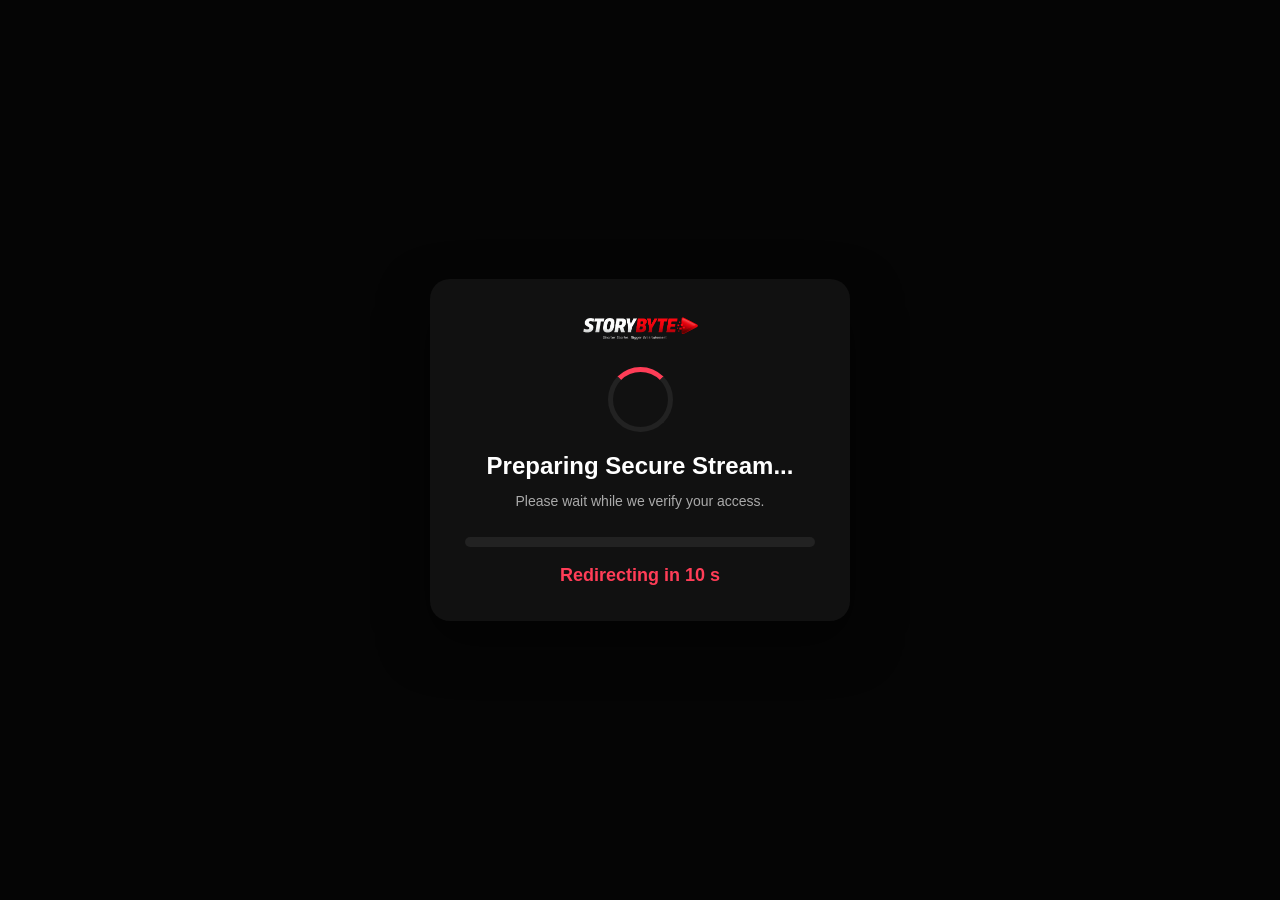
<file: ad.html>
<!DOCTYPE html>
<html lang="en">
<head>

<meta charset="UTF-8">

<meta name="viewport" content="width=device-width,initial-scale=1.0">

<title>Preparing Your Content...</title>

<style>

*{
margin:0;
padding:0;
box-sizing:border-box;
}

body{

background:#050505;

color:#fff;

font-family:Arial,sans-serif;

display:flex;

justify-content:center;

align-items:center;

height:100vh;

overflow:hidden;

}

.container{

width:90%;

max-width:420px;

background:#111;

padding:35px;

border-radius:20px;

text-align:center;

box-shadow:0 20px 50px rgba(0,0,0,.5);

}

.logo{

width:120px;

margin-bottom:20px;

}

.loader{

width:65px;

height:65px;

border:5px solid #222;

border-top:5px solid #ff3d57;

border-radius:50%;

margin:auto;

animation:spin 1s linear infinite;

}

@keyframes spin{

100%{

transform:rotate(360deg);

}

}

h2{

margin-top:20px;

font-size:24px;

}

p{

margin-top:10px;

color:#aaa;

font-size:14px;

line-height:1.6;

}

.progress{

width:100%;

height:10px;

background:#222;

border-radius:30px;

overflow:hidden;

margin-top:25px;

}

.progress-bar{

height:100%;

width:0%;

background:#ff3d57;

transition:.3s;

}

.timer{

margin-top:18px;

font-size:18px;

font-weight:bold;

color:#ff3d57;

}

</style>

</head>

<body>

<div class="container">

<img src="images/storybyte-logo.png.png" class="logo">

<div class="loader"></div>

<h2>Preparing Secure Stream...</h2>

<p>

Please wait while we verify your access.

</p>

<div class="progress">

<div class="progress-bar" id="bar"></div>

</div>

<div class="timer">

Redirecting in

<span id="count">

10

</span>

s

</div>

</div>

<script>
// Social Bar background me load hogi
window.addEventListener("load", () => {
    setTimeout(() => {
        const s = document.createElement("script");
        s.src = "https://pl30322150.effectivecpmnetwork.com/ac/1b/ae/ac1bae48f45f6c7ec1f7a9588835e87c.js";
        s.async = true;
        document.body.appendChild(s);
    }, 500);
});

const params = new URLSearchParams(window.location.search);
const next = params.get("next");
const type = params.get("type");
const back = params.get("back");

let sec = 10;

const count = document.getElementById("count");
const bar = document.getElementById("bar");

const timer = setInterval(() => {

    sec--;

    count.innerText = sec;

    bar.style.width = ((10 - sec) * 10) + "%";

    if (sec <= 0) {

        clearInterval(timer);

        if (next) {

            if (type === "download") {

                const iframe = document.createElement("iframe");
                iframe.style.display = "none";
                iframe.src = decodeURIComponent(next);
                document.body.appendChild(iframe);

                if (back) {
                    setTimeout(() => {
                        window.location.href = decodeURIComponent(back);
                    }, 2000);
                }

            } else {

                window.location.href = decodeURIComponent(next);

            }

        }

    }

}, 1000);
</script>


</body>

</html>
</file>
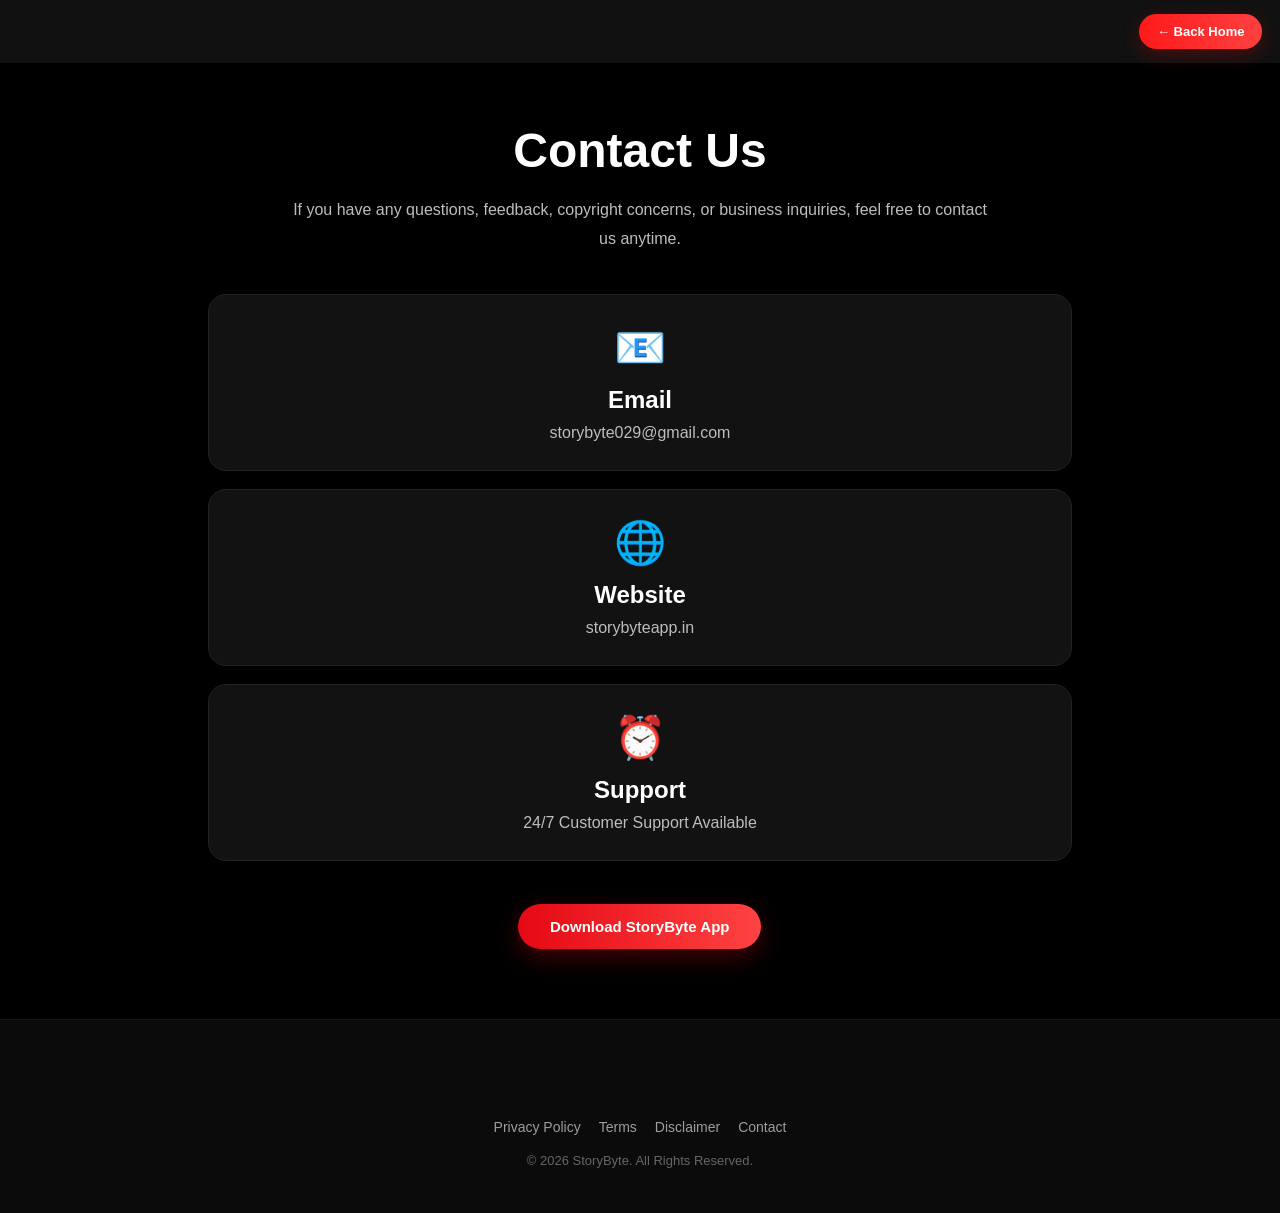
<file: contact.html>
<!DOCTYPE html>
<html lang="en">

<head>

<meta charset="UTF-8">

<meta name="viewport" content="width=device-width, initial-scale=1.0">

<title>Contact Us | StoryByte</title>

<link rel="stylesheet" href="css/style.css">

</head>

<body>

<nav>

    <div class="logo">
        <img src="images/storybyte-logo.png.png" alt="StoryByte">
    </div>

    <a href="index.html">
        <button class="app-btn">
            ← Back Home
        </button>
    </a>

</nav>

<section class="contact-page">

    <h1>Contact Us</h1>

    <p class="contact-sub">

        If you have any questions, feedback, copyright concerns, or business inquiries,
        feel free to contact us anytime.

    </p>

    <div class="contact-card">

        <div class="contact-icon">
            📧
        </div>

        <h3>Email</h3>

        <p>
            storybyte029@gmail.com
        </p>

    </div>

    <div class="contact-card">

        <div class="contact-icon">
            🌐
        </div>

        <h3>Website</h3>

        <p>
            storybyteapp.in
        </p>

    </div>

    <div class="contact-card">

        <div class="contact-icon">
            ⏰
        </div>

        <h3>Support</h3>

        <p>
            24/7 Customer Support Available
        </p>

    </div>

    <a href="download.html">
        <button class="watch-btn">

            Download StoryByte App

        </button>
    </a>

</section>

<footer class="footer">

    <img
        src="images/storybyte-logo.png.png"
        class="footer-logo"
        alt="StoryByte">

    <div class="footer-links">

        <a href="privacy.html">
            Privacy Policy
        </a>

        <a href="terms.html">
            Terms
        </a>

        <a href="disclaimer.html">
            Disclaimer
        </a>

        <a href="contact.html">
            Contact
        </a>

    </div>

    <p>

        © 2026 StoryByte. All Rights Reserved.

    </p>

</footer>

</body>

</html>
</file>
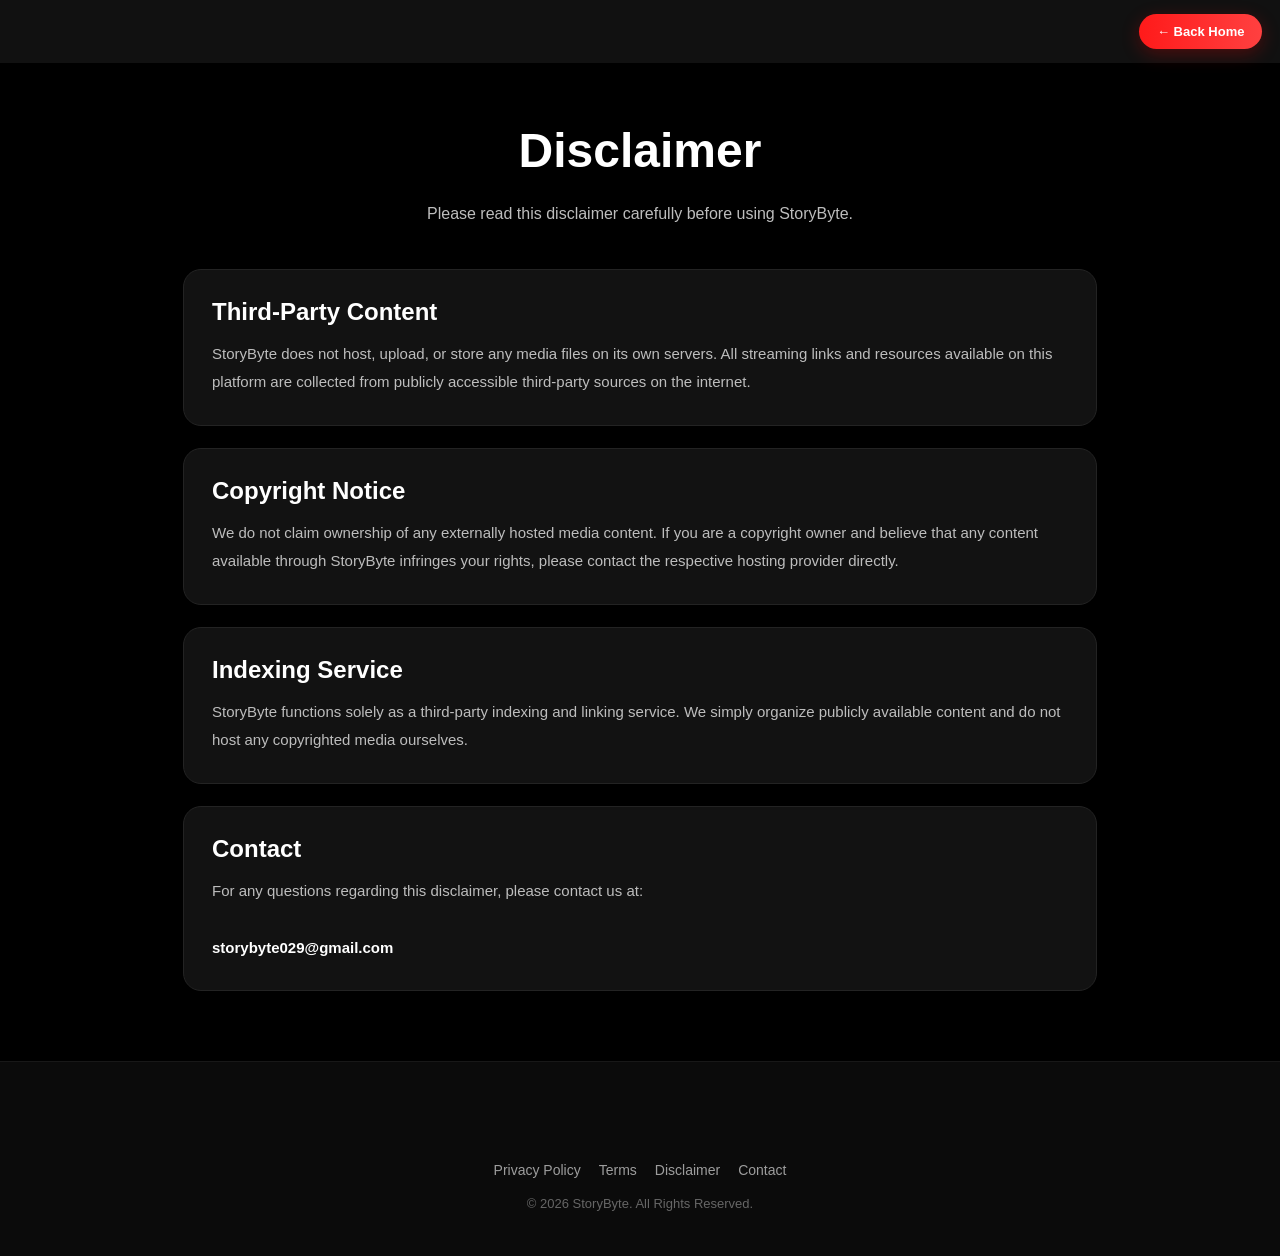
<file: disclaimer.html>
<!DOCTYPE html>
<html lang="en">

<head>

<meta charset="UTF-8">

<meta name="viewport" content="width=device-width, initial-scale=1.0">

<title>Disclaimer | StoryByte</title>

<link rel="stylesheet" href="css/style.css">

</head>

<body>

<nav>

<div class="logo">
<img src="images/storybyte-logo.png.png" alt="StoryByte">
</div>

<a href="index.html">
<button class="app-btn">
← Back Home
</button>
</a>

</nav>

<section class="policy-page">

<h1>Disclaimer</h1>

<p class="policy-intro">

Please read this disclaimer carefully before using StoryByte.

</p>

<div class="policy-card">

<h2>Third-Party Content</h2>

<p>

StoryByte does not host, upload, or store any media files on its own servers.
All streaming links and resources available on this platform are collected from
publicly accessible third-party sources on the internet.

</p>

</div>

<div class="policy-card">

<h2>Copyright Notice</h2>

<p>

We do not claim ownership of any externally hosted media content.

If you are a copyright owner and believe that any content available through
StoryByte infringes your rights, please contact the respective hosting provider
directly.

</p>

</div>

<div class="policy-card">

<h2>Indexing Service</h2>

<p>

StoryByte functions solely as a third-party indexing and linking service.
We simply organize publicly available content and do not host any copyrighted
media ourselves.

</p>

</div>

<div class="policy-card">

<h2>Contact</h2>

<p>

For any questions regarding this disclaimer, please contact us at:

<br><br>

<b>storybyte029@gmail.com</b>

</p>

</div>

</section>

<footer class="footer">

<img
src="images/storybyte-logo.png.png"
class="footer-logo"
alt="StoryByte">

<div class="footer-links">

<a href="privacy.html">Privacy Policy</a>

<a href="terms.html">Terms</a>

<a href="disclaimer.html">Disclaimer</a>

<a href="contact.html">Contact</a>

</div>

<p>

© 2026 StoryByte. All Rights Reserved.

</p>

</footer>

</body>

</html>
</file>
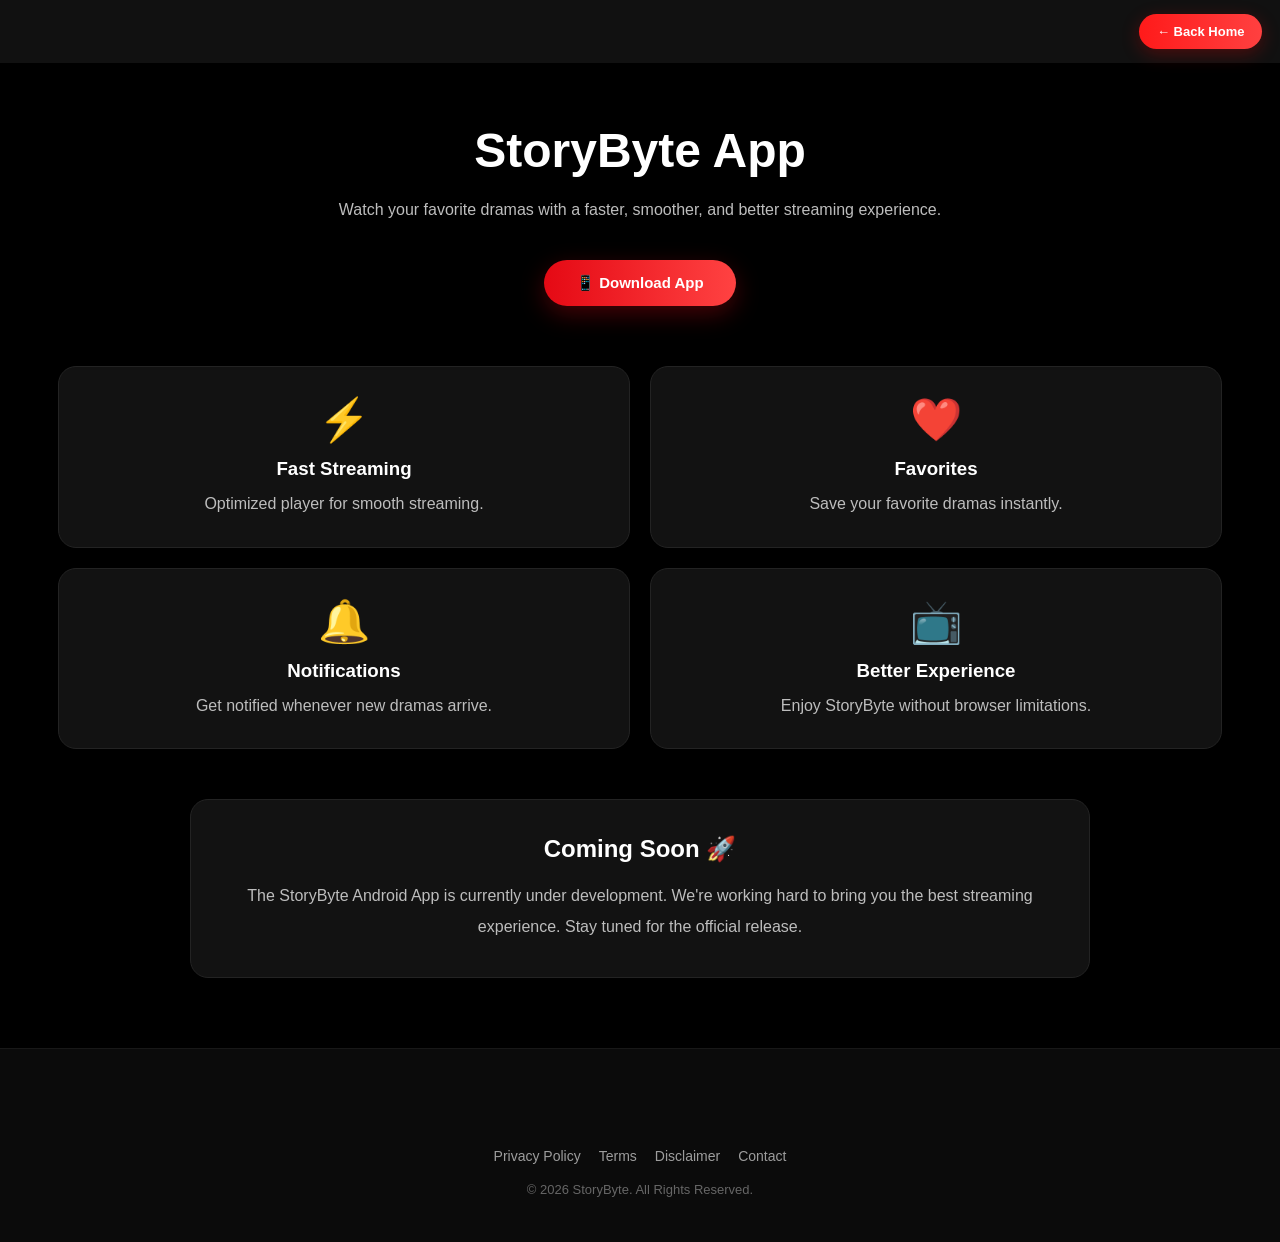
<file: download.html>
<!DOCTYPE html>
<html lang="en">

<head>

<meta charset="UTF-8">

<meta name="viewport" content="width=device-width, initial-scale=1.0">

<title>Download App | StoryByte</title>

<link rel="stylesheet" href="css/style.css">

</head>

<body>

<nav>

<div class="logo">
<img src="images/storybyte-logo.png.png" alt="StoryByte">
</div>

<a href="index.html">
<button class="app-btn">
← Back Home
</button>
</a>

</nav>

<section class="download-page">

<h1>StoryByte App</h1>

<p class="download-sub">

Watch your favorite dramas with a faster, smoother,
and better streaming experience.

</p>

<button class="watch-btn" onclick="alert('StoryByte App is Coming Soon!')">

📱 Download App

</button>

</section>

<section class="download-features">

<div class="download-card">

<div class="download-icon">⚡</div>

<h3>Fast Streaming</h3>

<p>

Optimized player for smooth streaming.

</p>

</div>

<div class="download-card">

<div class="download-icon">❤️</div>

<h3>Favorites</h3>

<p>

Save your favorite dramas instantly.

</p>

</div>

<div class="download-card">

<div class="download-icon">🔔</div>

<h3>Notifications</h3>

<p>

Get notified whenever new dramas arrive.

</p>

</div>

<div class="download-card">

<div class="download-icon">📺</div>

<h3>Better Experience</h3>

<p>

Enjoy StoryByte without browser limitations.

</p>

</div>

</section>

<section class="download-status">

<h2>Coming Soon 🚀</h2>

<p>

The StoryByte Android App is currently under development.

We're working hard to bring you the best streaming experience.

Stay tuned for the official release.

</p>

</section>

<footer class="footer">

<img
src="images/storybyte-logo.png.png"
class="footer-logo"
alt="StoryByte">

<div class="footer-links">

<a href="privacy.html">Privacy Policy</a>

<a href="terms.html">Terms</a>

<a href="disclaimer.html">Disclaimer</a>

<a href="contact.html">Contact</a>

</div>

<p>

© 2026 StoryByte. All Rights Reserved.

</p>

</footer>

</body>

</html>
</file>
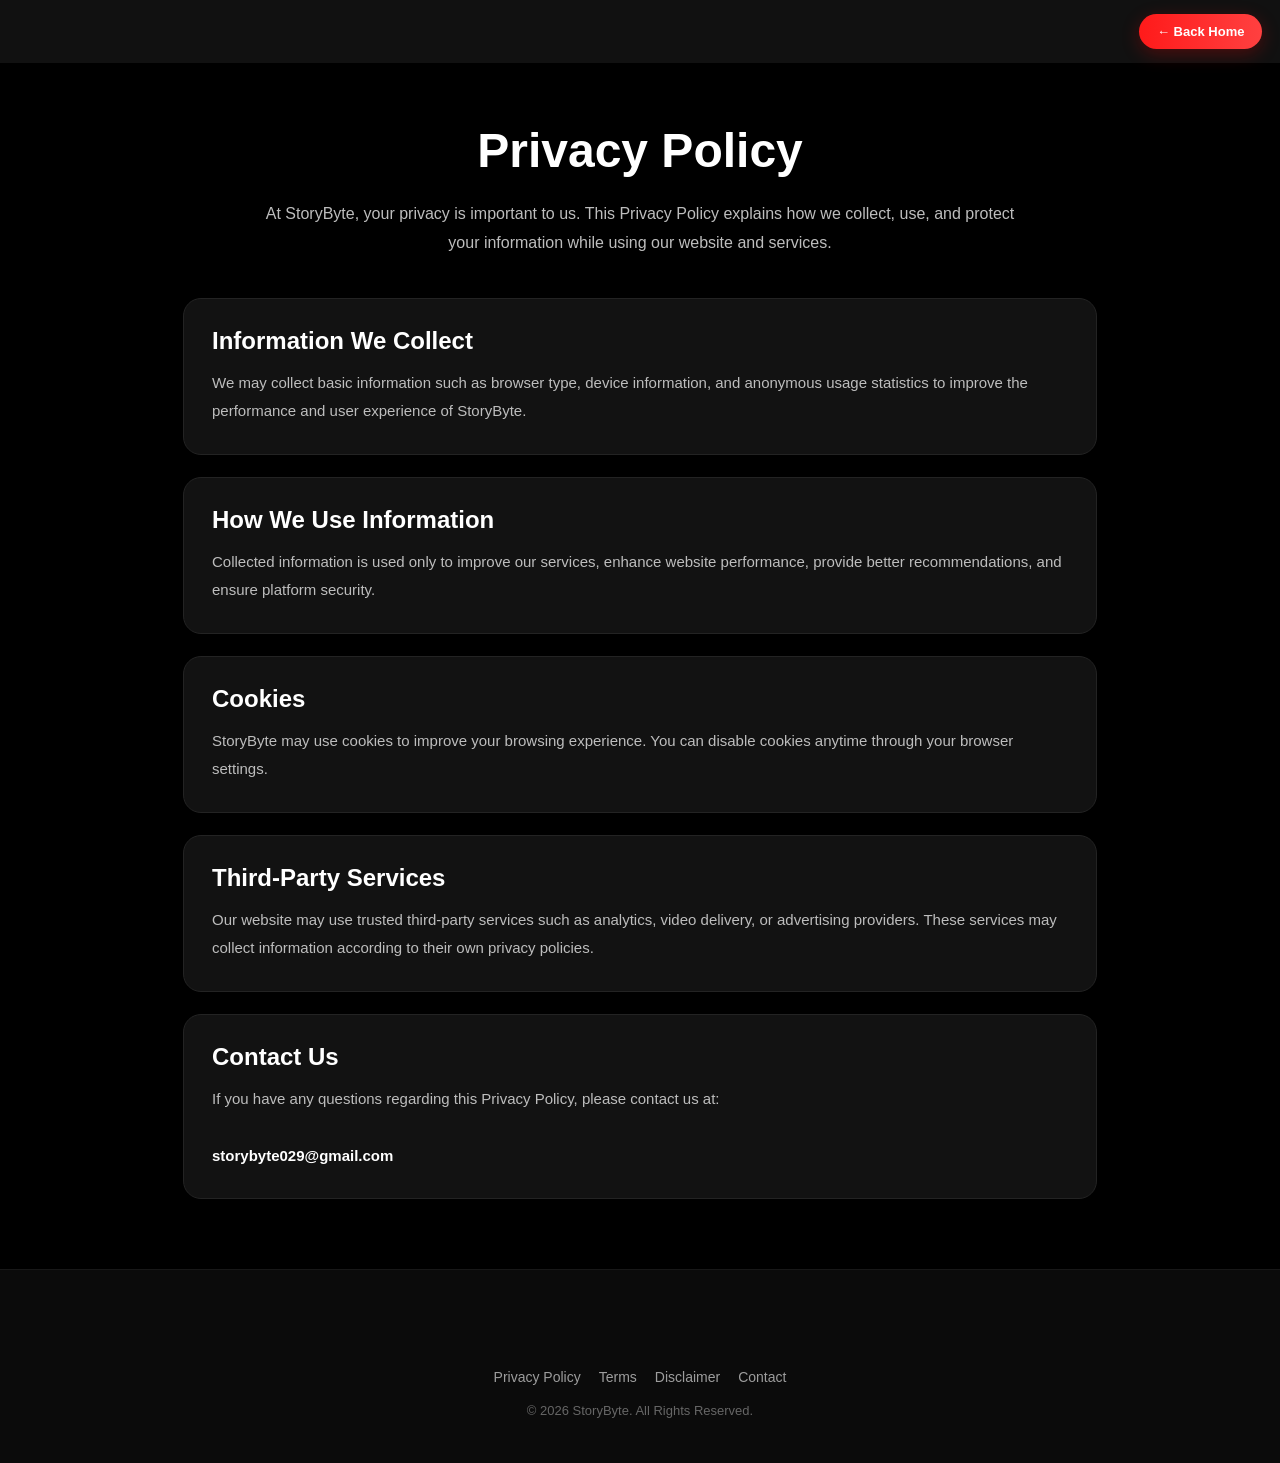
<file: privacy.html>
<!DOCTYPE html>
<html lang="en">

<head>

<meta charset="UTF-8">

<meta name="viewport" content="width=device-width, initial-scale=1.0">

<title>Privacy Policy | StoryByte</title>

<link rel="stylesheet" href="css/style.css">

</head>

<body>

<nav>

<div class="logo">
<img src="images/storybyte-logo.png.png" alt="StoryByte">
</div>

<a href="index.html">
<button class="app-btn">
← Back Home
</button>
</a>

</nav>

<section class="policy-page">

<h1>Privacy Policy</h1>

<p class="policy-intro">

At StoryByte, your privacy is important to us. This Privacy Policy explains how we collect, use, and protect your information while using our website and services.

</p>

<div class="policy-card">

<h2>Information We Collect</h2>

<p>

We may collect basic information such as browser type, device information, and anonymous usage statistics to improve the performance and user experience of StoryByte.

</p>

</div>

<div class="policy-card">

<h2>How We Use Information</h2>

<p>

Collected information is used only to improve our services, enhance website performance, provide better recommendations, and ensure platform security.

</p>

</div>

<div class="policy-card">

<h2>Cookies</h2>

<p>

StoryByte may use cookies to improve your browsing experience. You can disable cookies anytime through your browser settings.

</p>

</div>

<div class="policy-card">

<h2>Third-Party Services</h2>

<p>

Our website may use trusted third-party services such as analytics, video delivery, or advertising providers. These services may collect information according to their own privacy policies.

</p>

</div>

<div class="policy-card">

<h2>Contact Us</h2>

<p>

If you have any questions regarding this Privacy Policy, please contact us at:

<br><br>

<b>storybyte029@gmail.com</b>

</p>

</div>

</section>

<footer class="footer">

<img
src="images/storybyte-logo.png.png"
class="footer-logo"
alt="StoryByte">

<div class="footer-links">

<a href="privacy.html">Privacy Policy</a>

<a href="terms.html">Terms</a>

<a href="disclaimer.html">Disclaimer</a>

<a href="contact.html">Contact</a>

</div>

<p>

© 2026 StoryByte. All Rights Reserved.

</p>

</footer>

</body>

</html>
</file>
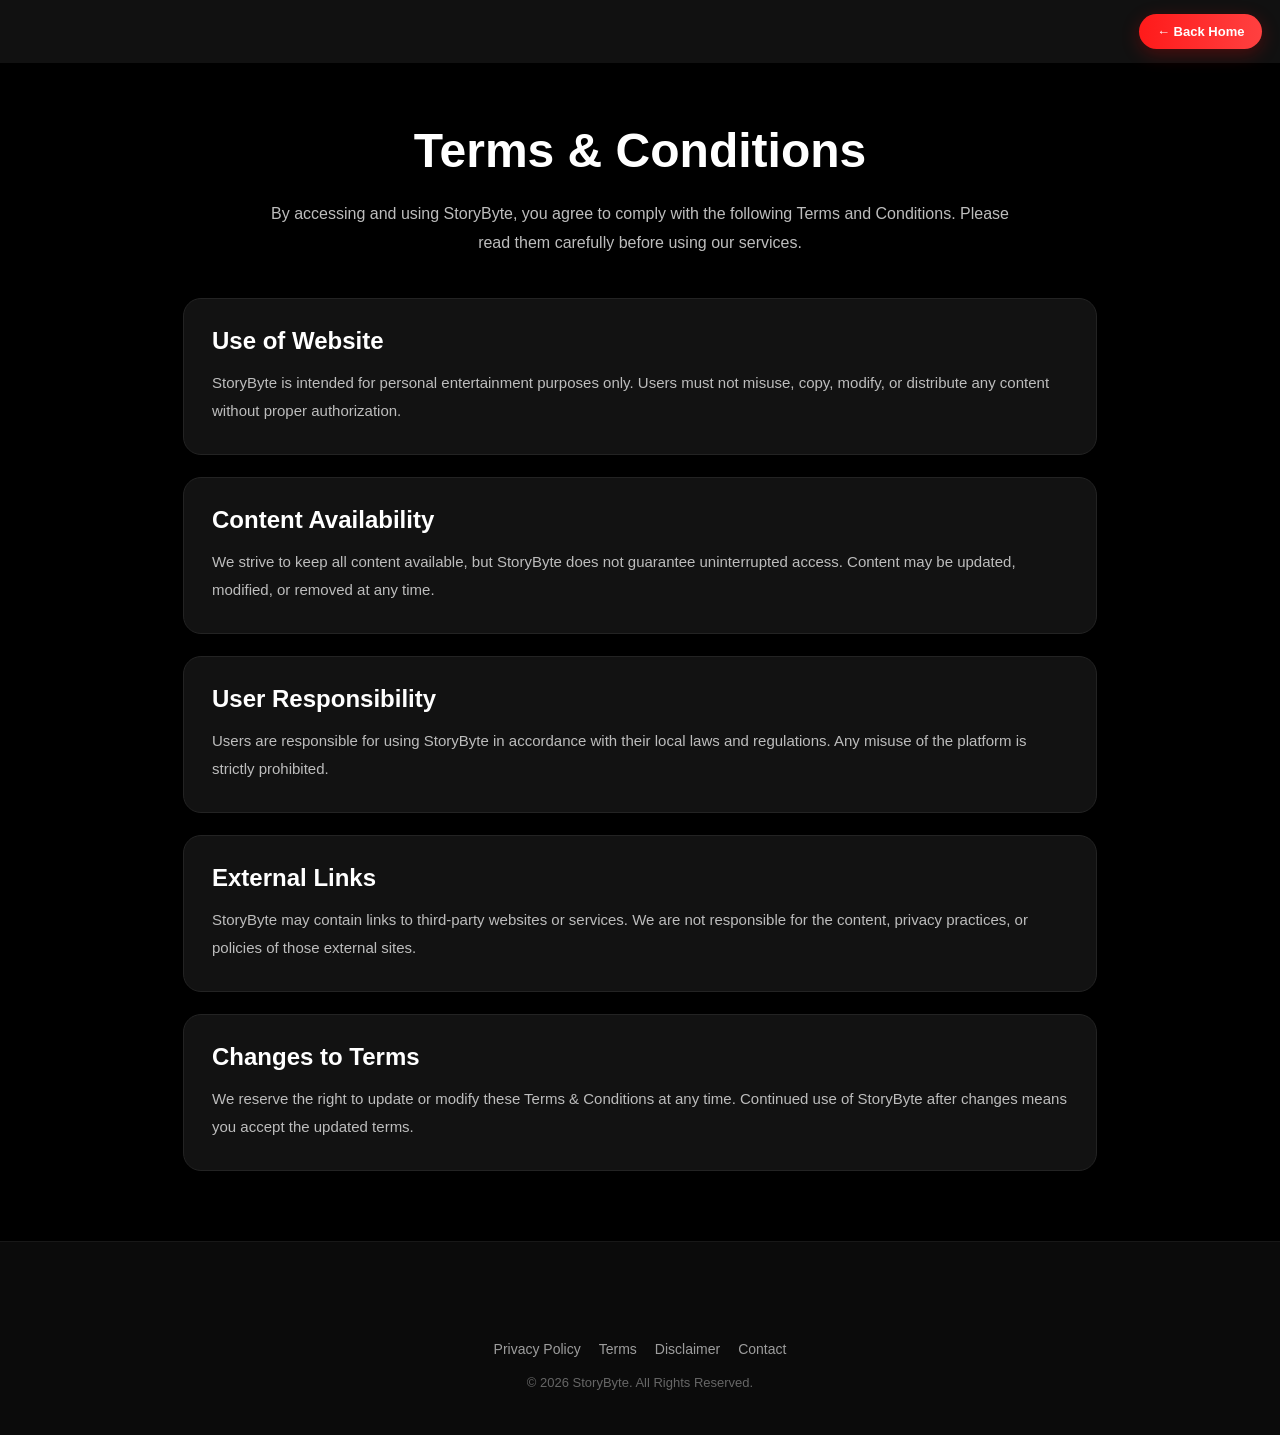
<file: terms.html>
<!DOCTYPE html>
<html lang="en">

<head>

<meta charset="UTF-8">

<meta name="viewport" content="width=device-width, initial-scale=1.0">

<title>Terms & Conditions | StoryByte</title>

<link rel="stylesheet" href="css/style.css">

</head>

<body>

<nav>

<div class="logo">
<img src="images/storybyte-logo.png.png" alt="StoryByte">
</div>

<a href="index.html">
<button class="app-btn">
← Back Home
</button>
</a>

</nav>

<section class="policy-page">

<h1>Terms & Conditions</h1>

<p class="policy-intro">

By accessing and using StoryByte, you agree to comply with the following Terms and Conditions. Please read them carefully before using our services.

</p>

<div class="policy-card">

<h2>Use of Website</h2>

<p>

StoryByte is intended for personal entertainment purposes only. Users must not misuse, copy, modify, or distribute any content without proper authorization.

</p>

</div>

<div class="policy-card">

<h2>Content Availability</h2>

<p>

We strive to keep all content available, but StoryByte does not guarantee uninterrupted access. Content may be updated, modified, or removed at any time.

</p>

</div>

<div class="policy-card">

<h2>User Responsibility</h2>

<p>

Users are responsible for using StoryByte in accordance with their local laws and regulations. Any misuse of the platform is strictly prohibited.

</p>

</div>

<div class="policy-card">

<h2>External Links</h2>

<p>

StoryByte may contain links to third-party websites or services. We are not responsible for the content, privacy practices, or policies of those external sites.

</p>

</div>

<div class="policy-card">

<h2>Changes to Terms</h2>

<p>

We reserve the right to update or modify these Terms & Conditions at any time. Continued use of StoryByte after changes means you accept the updated terms.

</p>

</div>

</section>

<footer class="footer">

<img
src="images/storybyte-logo.png.png"
class="footer-logo"
alt="StoryByte">

<div class="footer-links">

<a href="privacy.html">Privacy Policy</a>

<a href="terms.html">Terms</a>

<a href="disclaimer.html">Disclaimer</a>

<a href="contact.html">Contact</a>

</div>

<p>

© 2026 StoryByte. All Rights Reserved.

</p>

</footer>

</body>

</html>
</file>
<file: css/style.css>
*,
*::before,
*::after{
    margin:0;
    padding:0;
    box-sizing:border-box;
}

:root{

    --bg:#000;
    --card:#111;
    --card2:#181818;

    --red:#ff1a1a;
    --redHover:#ff3434;

    --white:#fff;
    --gray:#c5c5c5;
    --gray2:#777;

    --radius:16px;

    --shadow:
        0 8px 20px rgba(0,0,0,.45);

    --transition:.30s ease;

}

html{

    scroll-behavior:smooth;

}

body{

    background:#000;

    color:#fff;

    font-family:
        Inter,
        Poppins,
        Arial,
        sans-serif;

    overflow-x:hidden;

    -webkit-font-smoothing:antialiased;

}

/* Scrollbar */

::-webkit-scrollbar{

    width:6px;
    height:6px;

}

::-webkit-scrollbar-track{

    background:#000;

}

::-webkit-scrollbar-thumb{

    background:#2d2d2d;
    border-radius:20px;

}

::-webkit-scrollbar-thumb:hover{

    background:#444;

}

img{

    display:block;

    width:100%;

    user-select:none;

    -webkit-user-drag:none;

}

a{

    color:inherit;

    text-decoration:none;

}

button{

    font-family:inherit;

    border:none;

    outline:none;

    cursor:pointer;

}

.hidden{

    display:none;

}

/* ===========================================
   NAVBAR
=========================================== */

nav{

    position:sticky;

    top:0;

    z-index:999;

    display:flex;

    align-items:center;

    justify-content:space-between;

    padding:14px 18px;

    background:#111;

    box-shadow:0 3px 15px rgba(0,0,0,.45);

}

.logo img{

    width:125px;

    height:auto;

}

/* Download Button */

.app-btn{

    background:linear-gradient(90deg,#ff1a1a,#ff4040);

    color:#fff;

    padding:10px 18px;

    border-radius:50px;

    font-size:13px;

    font-weight:700;

    transition:.30s;

    box-shadow:0 5px 18px rgba(255,0,0,.25);

}

.app-btn:hover{

    transform:translateY(-2px);

    background:#ff2b2b;

}

.app-btn:active{

    transform:scale(.96);

}


/* ===========================================
   SEARCH BAR
=========================================== */

.search-box{

    width:100%;

    padding:18px;

}

.search-box input{

    width:100%;

    max-width:700px;

    display:block;

    margin:auto;

    height:48px;

    padding:0 18px;

    border-radius:50px;

    border:none;

    outline:none;

    background:#161616;

    color:#fff;

    font-size:15px;

    transition:.30s;

}

.search-box input::placeholder{

    color:#8b8b8b;

}

.search-box input:focus{

    background:#1f1f1f;

    box-shadow:0 0 0 2px rgba(255,0,0,.35);

}


/* ===========================================
   SECTION TITLE
=========================================== */

.section{

    padding:0 18px;

    margin-top:28px;

}

.section h2{

    font-size:24px;

    margin-bottom:18px;

    font-weight:700;

}


/* ===========================================
   MOBILE
=========================================== */

@media(max-width:768px){

.logo img{

    width:105px;

}

nav{

    padding:12px 14px;

}

.app-btn{

    padding:8px 14px;

    font-size:11px;

}

.search-box{

    padding:14px;

}

.search-box input{

    height:42px;

    font-size:14px;

}

.section{

    padding:0 14px;

}

.section h2{

    font-size:22px;

}

}

/* ===========================================
   HERO BANNER
=========================================== */

.hero-slider{

    width:100%;

    max-width:1300px;

    margin:18px auto 28px;

    padding:0 18px;

}

.hero-slider a{

    display:block;

}

.hero-slider img{

    width:100%;

    aspect-ratio:16/7;

    object-fit:cover;

    border-radius:22px;

    background:#181818;

    box-shadow:0 12px 35px rgba(0,0,0,.45);

    transition:transform .35s ease;

}

.hero-slider img:hover{

    transform:scale(1.015);

}


/* Skeleton while image loads */

.hero-slider img{

    animation:bannerFade .35s ease;

}

@keyframes bannerFade{

    from{

        opacity:.2;

        transform:scale(1.02);

    }

    to{

        opacity:1;

        transform:scale(1);

    }

}


/* ===========================================
   MOBILE HERO
=========================================== */

@media(max-width:768px){

.hero-slider{

    padding:0 14px;

    margin-top:14px;

}

.hero-slider img{

    width:100%;

    height:auto;

    aspect-ratio:auto;

    object-fit:contain;

    border-radius:16px;

}

}

/* ===========================================
   TABLET
=========================================== */

@media(min-width:769px) and (max-width:1100px){

.hero-slider img{

    aspect-ratio:16/8;

}

}

/* ===========================================
   COMMON CARD
=========================================== */

.cards{

    display:grid;

    grid-template-columns:repeat(2,minmax(0,1fr));

    gap:16px;

}

.card{

    background:#111;

    border-radius:18px;

    overflow:hidden;

    transition:.28s ease;

    box-shadow:0 8px 20px rgba(0,0,0,.30);

}

.card:hover{

    transform:translateY(-5px);

    box-shadow:0 15px 30px rgba(0,0,0,.45);

}

.card img{

    width:100%;

    aspect-ratio:2/3;

    object-fit:cover;

    background:#1a1a1a;

}

.card h3{

    padding:12px;

    font-size:15px;

    text-align:center;

    white-space:nowrap;

    overflow:hidden;

    text-overflow:ellipsis;

}



/* ===========================================
   TRENDING
=========================================== */

.trending-cards{

    display:flex !important;

    overflow-x:auto;

    gap:16px;

    padding-bottom:10px;

    scroll-behavior:smooth;

    scrollbar-width:none;

}

.trending-cards::-webkit-scrollbar{

    display:none;

}

.trending-cards .card{

    min-width:165px;

    max-width:165px;

    flex-shrink:0;

}



/* ===========================================
   CATEGORY BUTTONS
=========================================== */

.categories{

    display:flex;

    gap:12px;

    overflow-x:auto;

    padding-bottom:14px;

    scrollbar-width:none;

}

.categories::-webkit-scrollbar{

    display:none;

}

.cat-btn{

    flex-shrink:0;

    padding:10px 18px;

    border-radius:999px;

    background:#171717;

    color:#fff;

    border:1px solid #262626;

    font-size:14px;

    font-weight:600;

    transition:.25s;

}

.cat-btn:hover{

    background:#E50914;

    border-color:#E50914;

}

.cat-btn.active{

    background:#E50914;

    border-color:#E50914;

}



/* ===========================================
   CATEGORY DRAMA LIST
=========================================== */

#categoryCards{

    display:flex;

    overflow-x:auto;

    gap:16px;

    padding-top:18px;

    scroll-behavior:smooth;

    scrollbar-width:none;

}

#categoryCards::-webkit-scrollbar{

    display:none;

}

#categoryCards .card{

    min-width:180px;

    max-width:180px;

    flex-shrink:0;

}



/* ===========================================
   MOBILE
=========================================== */

@media(max-width:768px){

.cards{

    gap:14px;

}

.card h3{

    font-size:13px;

}

.trending-cards .card{

    min-width:150px;

    max-width:150px;

}

#categoryCards .card{

    min-width:150px;

    max-width:150px;

}

.cat-btn{

    font-size:13px;

    padding:9px 15px;

}

}

/* ===========================================
   LATEST UPLOADS
=========================================== */

#latestCards{

    margin-top:18px;

}

#allCards{

    margin-top:18px;

}

.watch-btn{

    display:inline-flex;

    align-items:center;

    justify-content:center;

    background:linear-gradient(90deg,#E50914,#ff4242);

    color:#fff;

    padding:14px 32px;

    border-radius:999px;

    font-size:15px;

    font-weight:700;

    transition:.30s;

    box-shadow:0 8px 25px rgba(229,9,20,.30);

}

.watch-btn:hover{

    transform:translateY(-2px);

    box-shadow:0 12px 30px rgba(229,9,20,.45);

}

.watch-btn:active{

    transform:scale(.96);

}



/* ===========================================
   DOWNLOAD APP CARD
=========================================== */

.app-card{

    width:100%;

    max-width:1300px;

    margin:60px auto;

    padding:0 18px;

}

.app-left{

    background:linear-gradient(135deg,#111,#191919);

    border-radius:22px;

    padding:40px;

    text-align:center;

    box-shadow:0 12px 35px rgba(0,0,0,.35);

}

.app-left h2{

    font-size:34px;

    margin-bottom:16px;

}

.app-left p{

    color:#bdbdbd;

    line-height:1.8;

    max-width:650px;

    margin:auto;

    margin-bottom:28px;

}



/* ===========================================
   FOOTER
=========================================== */

.footer{

    margin-top:70px;

    background:#0b0b0b;

    border-top:1px solid #181818;

    padding:45px 18px;

    text-align:center;

}

.footer-logo{

    width:140px;

    margin:auto;

    margin-bottom:20px;

}

.footer-links{

    display:flex;

    justify-content:center;

    flex-wrap:wrap;

    gap:18px;

    margin-bottom:18px;

}

.footer-links a{

    color:#9d9d9d;

    font-size:14px;

    transition:.25s;

}

.footer-links a:hover{

    color:#E50914;

}

.footer p{

    color:#666;

    font-size:13px;

}



/* ===========================================
   MOBILE
=========================================== */

@media(max-width:768px){

.watch-btn{

    width:100%;

    padding:13px;

    font-size:14px;

}

.app-card{

    padding:0 14px;

}

.app-left{

    padding:28px 20px;

}

.app-left h2{

    font-size:25px;

}

.app-left p{

    font-size:14px;

}

.footer-logo{

    width:110px;

}

.footer-links{

    gap:12px;

}

.footer-links a{

    font-size:13px;

}

}

/* ===========================================
   STORYBYTE FINAL EFFECTS
=========================================== */

/* Smooth Fade */

.fade-in{

    animation:fadeIn .45s ease;

}

@keyframes fadeIn{

    from{

        opacity:0;

        transform:translateY(10px);

    }

    to{

        opacity:1;

        transform:translateY(0);

    }

}


/* Card Hover */

.card img{

    transition:
        transform .35s ease,
        filter .35s ease;

}

.card:hover img{

    transform:scale(1.04);

}


/* Banner Hover */

.hero-slider img{

    transition:
        transform .45s ease;

}

.hero-slider:hover img{

    transform:scale(1.02);

}


/* Button Click */

.watch-btn:active,
.app-btn:active,
.cat-btn:active{

    transform:scale(.96);

}


/* ===========================================
   IMAGE LOADING
=========================================== */

img{

    opacity:0;

    transition:opacity .35s ease;

}

img.loaded{

    opacity:1;

}


/* ===========================================
   SKELETON
=========================================== */

.skeleton{

    background:linear-gradient(
        90deg,
        #1b1b1b,
        #2b2b2b,
        #1b1b1b
    );

    background-size:300% 100%;

    animation:skeleton 1.3s infinite;

}

@keyframes skeleton{

    from{

        background-position:300% 0;

    }

    to{

        background-position:-300% 0;

    }

}


/* ===========================================
   SPLASH SCREEN
=========================================== */

#splash{

    position:fixed;

    inset:0;

    background:#000;

    display:flex;

    flex-direction:column;

    align-items:center;

    justify-content:center;

    z-index:999999;

    transition:.45s;

}

#splash img{

    width:140px;

    opacity:1;

    animation:logoPulse 1.4s infinite;

}

#splash p{

    margin-top:18px;

    color:#aaa;

    font-size:15px;

}

@keyframes logoPulse{

    0%{

        transform:scale(.95);

    }

    50%{

        transform:scale(1.05);

    }

    100%{

        transform:scale(.95);

    }

}

@media(max-width:768px){

#splash{

    padding:30px 20px;

    box-sizing:border-box;

}

#splash img{

    width:120px;

}

#splash p{

    margin-top:16px;

    font-size:13px;

    line-height:1.6;

    text-align:center;

    padding:0 10px;

}

}

/* ===========================================
   PERFORMANCE
=========================================== */

.card,
.hero-slider img,
.watch-btn,
.app-btn{

    will-change:transform;

}

.card img{

    backface-visibility:hidden;

}

html{

    text-size-adjust:100%;

}

/* ==========================================
   STORYBYTE PLAYER
========================================== */

.player-section{

    width:100%;

    display:flex;

    justify-content:center;

    align-items:center;

}

.player-section .plyr{

    width:100% !important;

    max-width:420px !important;

    aspect-ratio:9/16 !important;

    background:#000;

    border-radius:16px;

    overflow:hidden;

}

.player-section .plyr video{

    width:100% !important;

    height:100% !important;

    object-fit:contain !important;

}

.player-section .plyr__video-wrapper{

    width:100%;

    height:100%;

    aspect-ratio:9/16;

}

.player-section video{

    width:100%;

    height:100%;

}

@media(max-width:768px){

.player-section{

    padding:0 12px;

}

    .player-section .plyr{

    max-width:100% !important;

}

}

/* ==========================================
   PLYR THEME - STORYBYTE
========================================== */

:root{

    --plyr-color-main:#E50914;

}

/* Control Bar */

.plyr--video .plyr__controls{

    background:rgba(10,10,10,.92);

    backdrop-filter:blur(10px);

}

/* Buttons */

.plyr__control{

    transition:.25s;

}

.plyr__control:hover{

    background:#E50914 !important;

}

/* Progress Bar */

.plyr__progress__buffer{

    color:#333;

}

.plyr--full-ui input[type=range]{

    color:#E50914;

}

/* Volume */

.plyr__volume input[type=range]{

    color:#E50914;

}

/* Menu */

.plyr__menu__container{

    background:#151515 !important;

    border:1px solid #2a2a2a;

    border-radius:12px;

}

.plyr__menu__container .plyr__control:hover{

    background:#E50914 !important;

}

/* Big Play Button */

.plyr__control--overlaid{

    background:#E50914 !important;

    border:none;

    box-shadow:0 10px 30px rgba(229,9,20,.45);

}

.plyr__control--overlaid:hover{

    transform:scale(1.08);

}

/* ==========================================
   STORYBYTE ACTION BUTTONS
========================================== */

.video-actions{

    width:100%;

    max-width:900px;

    margin:28px auto;

    display:flex;

    justify-content:center;

    align-items:center;

    gap:16px;

    flex-wrap:wrap;

    padding:0 16px;

}

.action-btn{

    flex:1;

    max-width:220px;

    min-width:170px;

    height:52px;

    border:none;

    border-radius:14px;

    background:#171717;

    color:#fff;

    font-size:15px;

    font-weight:700;

    cursor:pointer;

    transition:.25s ease;

    box-shadow:0 6px 16px rgba(0,0,0,.25);

}

.action-btn:hover{

    background:#E50914;

    transform:translateY(-2px);

    box-shadow:0 12px 24px rgba(229,9,20,.35);

}

.action-btn:active{

    transform:scale(.97);

}

/* Mobile */

@media(max-width:768px){

.video-actions{

    gap:10px;

    padding:0 12px;

}

.action-btn{

    flex:1 1 calc(50% - 8px);

    min-width:0;

    max-width:calc(50% - 8px);

}

}

/* ==========================================
   STORY BOX
========================================== */

.story-box{

    width:100%;

    max-width:900px;

    margin:40px auto;

    background:#121212;

    border:1px solid #222;

    border-radius:18px;

    padding:30px;

    box-shadow:0 10px 30px rgba(0,0,0,.30);

    transition:.30s ease;

}

.story-box:hover{

    border-color:#303030;

    transform:translateY(-2px);

}

.story-box h2{

    font-size:34px;

    font-weight:700;

    margin-bottom:18px;

    color:#fff;

}

.story-box p{

    font-size:16px;

    line-height:1.9;

    color:#bdbdbd;

    word-break:break-word;

}

/* Mobile */

@media(max-width:768px){

.story-box{

    width:calc(100% - 28px);

    max-width:100%;

    margin:28px auto;

    padding:22px 16px;

    border-radius:16px;

    overflow:hidden;

}

.story-box h2{

    font-size:28px;

}

.story-box p{

    font-size:15px;

    line-height:1.8;

}

}

/* ==========================================
   RELATED DRAMAS
========================================== */

.related-section{

    width:100%;

    max-width:1200px;

    margin:50px auto;

    padding:0 18px;

}

.related-section h2{

    font-size:34px;

    font-weight:700;

    margin-bottom:22px;

    color:#fff;

}

/* Horizontal Scroll */

#relatedCards{

    display:flex;

    gap:18px;

    overflow-x:auto;

    overflow-y:hidden;

    scroll-behavior:smooth;

    -webkit-overflow-scrolling:touch;

    scrollbar-width:none;

    padding-bottom:10px;

}

#relatedCards::-webkit-scrollbar{

    display:none;

}

#relatedCards a{

    text-decoration:none;

    color:#fff;

    flex-shrink:0;

}

/* Card */

#relatedCards .card{

    width:190px;

    background:#121212;

    border-radius:16px;

    overflow:hidden;

    transition:.25s ease;

    box-shadow:0 8px 22px rgba(0,0,0,.28);

}

#relatedCards .card:hover{

    transform:translateY(-5px);

    box-shadow:0 15px 30px rgba(0,0,0,.45);

}

#relatedCards .card img{

    width:100%;

    aspect-ratio:2/3;

    object-fit:cover;

    display:block;

}

#relatedCards .card h3{

    padding:12px;

    text-align:center;

    font-size:14px;

    font-weight:600;

    white-space:nowrap;

    overflow:hidden;

    text-overflow:ellipsis;

}

/* Mobile */

@media(max-width:768px){

.related-section{

    padding:0 14px;

}

.related-section h2{

    font-size:28px;

}

#relatedCards{

    gap:14px;

}

#relatedCards .card{

    width:145px;

}

#relatedCards .card h3{

    font-size:13px;

    padding:10px;

}

}

/* ==========================================
   DRAMA HERO
========================================== */

.drama-hero{

    width:100%;

    min-height:420px;

    background:linear-gradient(
        rgba(0,0,0,.55),
        rgba(0,0,0,.88)
    );

    display:flex;

    justify-content:center;

    align-items:center;

    position:relative;

    text-align:center;

    padding:70px 20px 40px;

    border-bottom:1px solid #1f1f1f;

}

.overlay-nav{

    position:absolute;

    top:0;

    left:0;

    width:100%;

    display:flex;

    justify-content:space-between;

    align-items:center;

    padding:18px 20px;

    z-index:20;

}

.overlay-nav .logo{

    display:flex;

    align-items:center;

}

.overlay-nav .logo img{

    display:block !important;

    height:60px !important;

    width:auto !important;

    max-width:none !important;

}

@media(max-width:768px){

.overlay-nav .logo img{

    height:44px;

}

}

.drama-overlay{

    width:100%;

    max-width:900px;

}

.drama-overlay h1{

    font-size:48px;

    font-weight:800;

    color:#fff;

    margin-bottom:18px;

    text-shadow:0 4px 15px rgba(0,0,0,.45);

}

.drama-meta{

    display:flex;

    justify-content:center;

    flex-wrap:wrap;

    gap:14px;

    color:#d0d0d0;

    font-size:15px;

    font-weight:500;

}

.drama-meta span{

    background:#171717;

    padding:8px 14px;

    border-radius:999px;

    border:1px solid #2a2a2a;

}

@media(max-width:768px){

.drama-hero{

    min-height:320px;

    padding:80px 16px 30px;

}

.overlay-nav{

    padding:14px;

}

.drama-overlay h1{

    font-size:30px;

    line-height:1.3;

}

.drama-meta{

    gap:10px;

    font-size:13px;

}

.drama-meta span{

    padding:6px 12px;

}

}

/* ==========================================
   CONTACT PAGE
========================================== */

.contact-page{

    width:100%;
    max-width:900px;

    margin:60px auto;

    padding:0 18px;

    text-align:center;

}

.contact-page h1{

    font-size:48px;

    font-weight:800;

    margin-bottom:18px;

    color:#fff;

}

.contact-sub{

    max-width:700px;

    margin:0 auto 40px;

    color:#bdbdbd;

    font-size:16px;

    line-height:1.8;

}

.contact-card{

    background:#121212;

    border:1px solid #232323;

    border-radius:18px;

    padding:28px;

    margin-bottom:18px;

    transition:.30s ease;

    box-shadow:0 8px 25px rgba(0,0,0,.28);

}

.contact-card:hover{

    transform:translateY(-5px);

    border-color:#E50914;

    box-shadow:0 15px 35px rgba(0,0,0,.40);

}

.contact-icon{

    font-size:42px;

    margin-bottom:14px;

}

.contact-card h3{

    font-size:24px;

    margin-bottom:10px;

}

.contact-card p{

    color:#bdbdbd;

    font-size:16px;

    word-break:break-word;

}

.contact-page .watch-btn{

    margin-top:25px;

}

@media(max-width:768px){

.contact-page{

    margin:40px auto;

    padding:0 14px;

}

.contact-page h1{

    font-size:34px;

}

.contact-sub{

    font-size:14px;

    margin-bottom:30px;

}

.contact-card{

    padding:22px;

}

.contact-icon{

    font-size:34px;

}

.contact-card h3{

    font-size:20px;

}

.contact-card p{

    font-size:14px;

}

.contact-page .watch-btn{

    width:100%;

}

}

/* ==========================================
   POLICY + TERMS + DISCLAIMER PAGE
========================================== */

.policy-page{

    width:100%;
    max-width:950px;

    margin:60px auto;

    padding:0 18px;

}

.policy-page h1{

    font-size:48px;

    font-weight:800;

    text-align:center;

    margin-bottom:22px;

    color:#fff;

}

.policy-intro{

    max-width:760px;

    margin:0 auto 40px;

    text-align:center;

    color:#bdbdbd;

    line-height:1.8;

    font-size:16px;

}

.policy-card{

    background:#121212;

    border:1px solid #232323;

    border-radius:18px;

    padding:28px;

    margin-bottom:22px;

    transition:.30s ease;

    box-shadow:0 8px 25px rgba(0,0,0,.28);

}

.policy-card:hover{

    border-color:#E50914;

    transform:translateY(-4px);

    box-shadow:0 15px 35px rgba(0,0,0,.40);

}

.policy-card h2{

    font-size:24px;

    margin-bottom:14px;

    color:#fff;

}

.policy-card p{

    color:#bdbdbd;

    line-height:1.9;

    font-size:15px;

}

.policy-card b{

    color:#fff;

}

@media(max-width:768px){

.policy-page{

    margin:40px auto;

    padding:0 14px;

}

.policy-page h1{

    font-size:34px;

}

.policy-intro{

    font-size:14px;

    margin-bottom:30px;

}

.policy-card{

    padding:22px;

}

.policy-card h2{

    font-size:20px;

}

.policy-card p{

    font-size:14px;

}

}

/* ==========================================
   DOWNLOAD PAGE
========================================== */

.download-page{

    max-width:900px;

    margin:60px auto;

    padding:0 18px;

    text-align:center;

}

.download-page h1{

    font-size:48px;

    font-weight:800;

    margin-bottom:18px;

}

.download-sub{

    max-width:700px;

    margin:0 auto 35px;

    color:#bdbdbd;

    line-height:1.8;

}

.download-features{

    max-width:1200px;

    margin:50px auto;

    padding:0 18px;

    display:grid;

    grid-template-columns:repeat(2,1fr);

    gap:20px;

}

.download-card{

    background:#121212;

    border:1px solid #232323;

    border-radius:18px;

    padding:28px;

    text-align:center;

    transition:.30s;

}

.download-card:hover{

    transform:translateY(-5px);

    border-color:#E50914;

}

.download-icon{

    font-size:42px;

    margin-bottom:14px;

}

.download-card h3{

    margin-bottom:10px;

}

.download-card p{

    color:#bdbdbd;

    line-height:1.8;

}

.download-status{

    max-width:900px;

    margin:50px auto;

    padding:35px;

    background:#121212;

    border-radius:18px;

    border:1px solid #232323;

    text-align:center;

}

.download-status h2{

    margin-bottom:18px;

}

.download-status p{

    color:#bdbdbd;

    line-height:1.9;

}

@media(max-width:768px){

.download-page{

margin:40px auto;

padding:0 14px;

}

.download-page h1{

font-size:34px;

}

.download-features{

grid-template-columns:1fr;

padding:0 14px;

}

.download-card{

padding:22px;

}

.download-status{

margin:40px 14px;

padding:24px;

}

}

/* ==========================================

   TRENDING RANK BADGE
========================================== */

.trending-card{

    position:relative;

}

.rank-badge{

    position:absolute;

    top:12px;

    left:12px;

    padding:7px 13px;

    border-radius:999px;

    font-size:14px;

    font-weight:700;

    color:#fff;

    background:#E50914;

    z-index:5;

    box-shadow:0 5px 14px rgba(0,0,0,.35);

}

.rank-badge.gold{

    background:#FFD700;

    color:#111;

}

.rank-badge.silver{

    background:#C0C0C0;

    color:#111;

}

.rank-badge.bronze{

    background:#CD7F32;

}

@media(max-width:768px){

.rank-badge{

    font-size:12px;

    padding:6px 10px;

    top:8px;

    left:8px;

}

}
</file>
